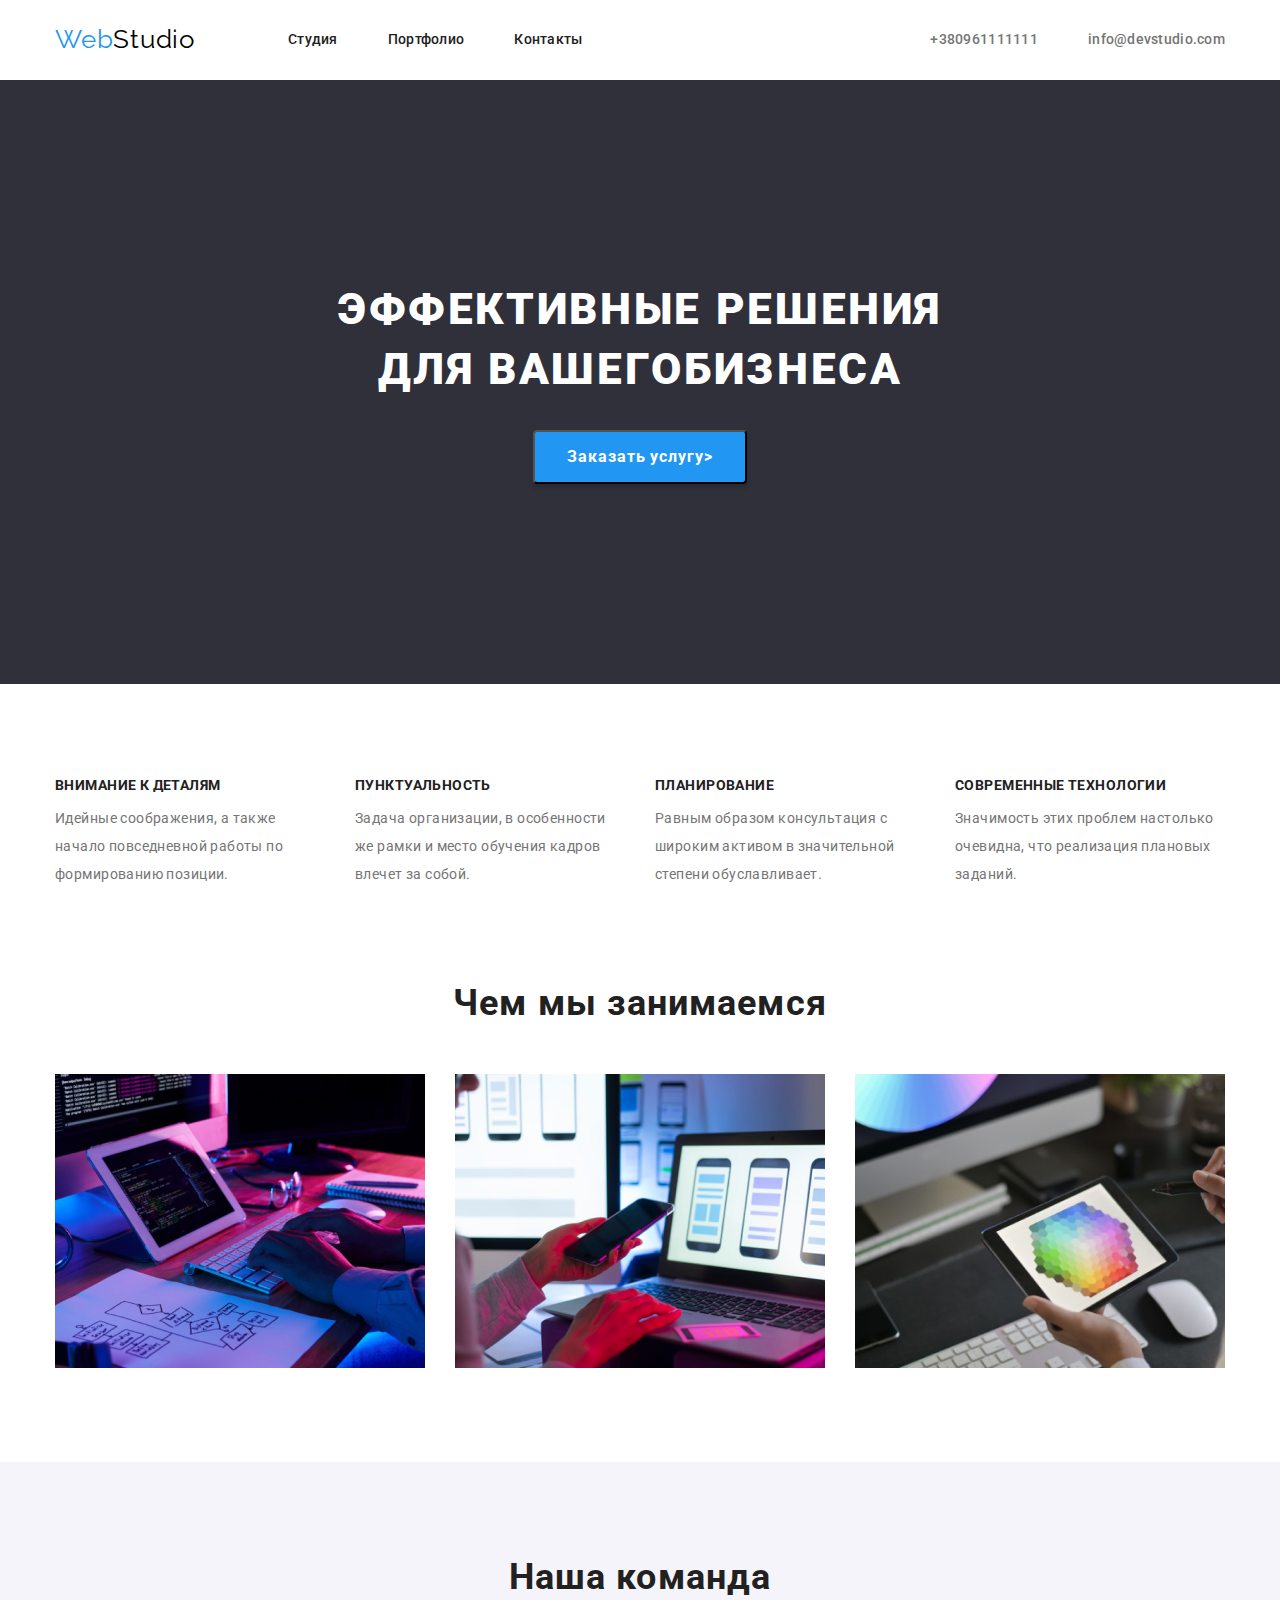
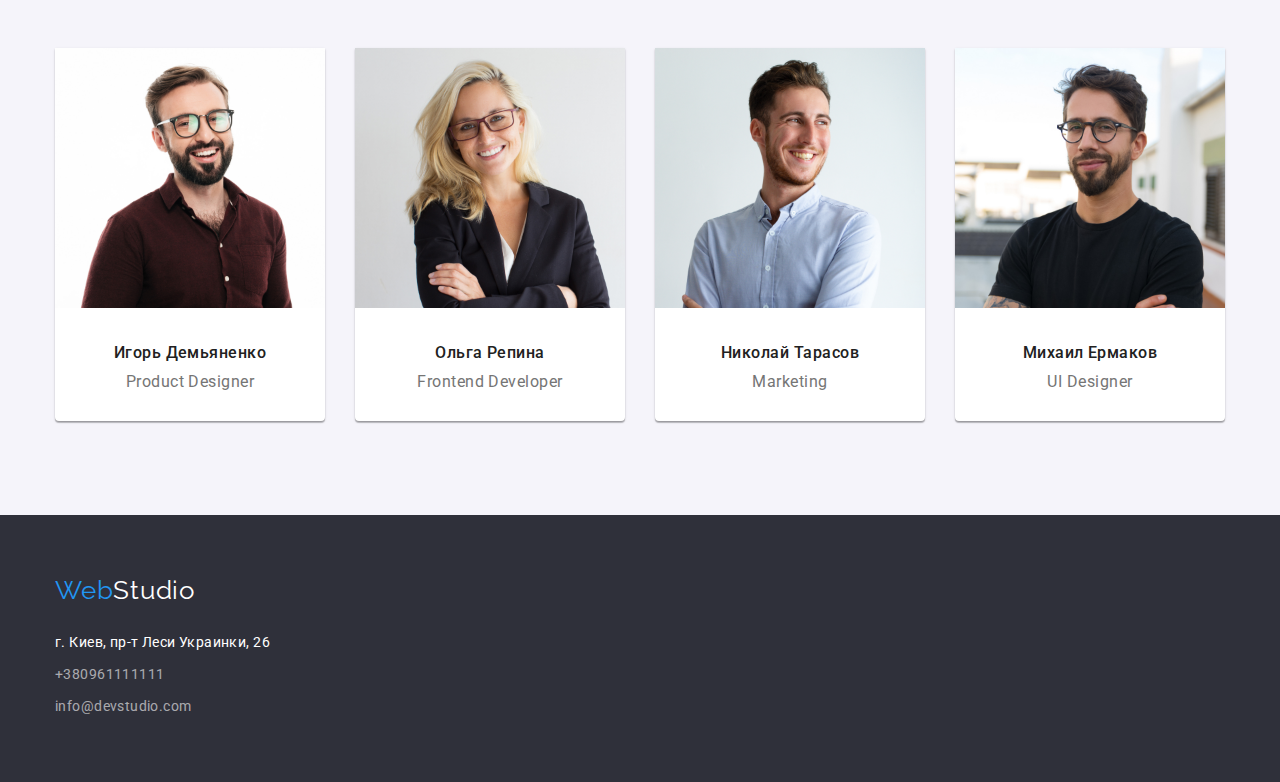
<file: index.html>
<!DOCTYPE html>
<html lang="en">

<head>
     <meta charset="UTF-8" />
     <meta name="viewport" content="width=device-width, initial-scale=1.0" />
     <title>My first hometask</title>
     <link href="https://fonts.googleapis.com/css2?family=Raleway:wght@700&family=Roboto:wght@400;500;700;900&display=swap"
          rel="stylesheet">
     <link rel="stylesheet" href="https://cdnjs.cloudflare.com/ajax/libs/modern-normalize/1.0.0/modern-normalize.min.css">
     <link rel="stylesheet" href="./css/styles.css">
     
</head>

<body>
     <header >
     <div class="container container-main-nav ">
          <nav class="main-nav">
               <a class="logoheder" href="./index.html"> <span class="weblogo">Web</span>Studio</a>
               <ul class="list-nav">
                    <li class="item">
                         <a class="excretion font-style" href="">Студия</a>
                    </li>
                    <li class="item">
                         <a class="excretion font-style" href="./portfolio.html">Портфолио</a>
                    </li>
                    <li class="item">
                         <a class="excretion font-style" href="">Контакты</a>
                    </li>
               </ul>
          </nav>
          <ul class="address-header">
               <li class="item-address"><a class="adress-excretion font-style" href="tel:+380961111111">+380961111111</a>
               </li>
               <li class="item-address"><a class="adress-excretion font-style"
                         href="mailto:info@devstudio.com">info@devstudio.com</a></li>
          </ul>
     </div>
     </header>
     <main>
          <section class="first-section">
               <div class="container">
                    <h1 class="font-text-one">ЭФФЕКТИВНЫЕ РЕШЕНИЯ ДЛЯ ВАШЕГОБИЗНЕСА</h1>
                    <button class="buttom font-style">Заказать услугу></button>
               </div>
          </section>
          <section class="list-tasks">
               <div class="container">
               <ul class="list-container">
                    <li class="list">
                         <h3 class="font-text-three">ВНИМАНИЕ К ДЕТАЛЯМ</h3>
                         <p class="paragraph">
                              Идейные соображения, а также начало повседневной работы по
                              формированию позиции.
                         </p>
                    </li>
                    <li class="list">
                         <h3 class="font-text-three">ПУНКТУАЛЬНОСТЬ</h3>
                         <p class="paragraph">
                              Задача организации, в особенности же рамки и место обучения кадров
                              влечет за собой.
                         </p>
                    </li>
                    <li class="list">
                         <h3 class="font-text-three">ПЛАНИРОВАНИЕ</h3>
                         <p class="paragraph">
                              Равным образом консультация с широким активом в значительной
                              степени обуславливает.
                         </p>
                    </li>
                    <li class="list">
                         <h3 class="font-text-three">СОВРЕМЕННЫЕ ТЕХНОЛОГИИ</h3>
                         <p class="paragraph">
                              Значимость этих проблем настолько очевидна, что реализация
                              плановых заданий.
                         </p>
                    </li>
               </ul>
               </div>
          </section>
          <section class="our-work">
               <div class="container">
                    <h2 class="font-text-two">Чем мы занимаемся</h2>
                    <ul class="main-container">
                         <li class="img"><img src="./img/img.png" alt="" width="370"></li>
                         <li class="img"><img src="./img/img2.png" alt="" width="370"></li>
                         <li class="img"><img src="./img/img3.png" alt="" width="370"></li>
                    </ul>
               </div>
          </section>          
          <section class="our-team" >
              <div class="container">
                    <h2 class="font-text-two">Наша команда</h2>
                    <ul class="main-container">
                         <li class="our-team-list">
                              <img src="./img/photo1.jpg" alt="" width="270" />
                              <h3 class="font-text-three-comand">Игорь Демьяненко</h3>
                              <p class="paragraph-comand">Product Designer</p>
                         </li>
                         <li class="our-team-list">
                              <img src="./img/photo2.jpg" alt="" width="270" />
                              <h3 class="font-text-three-comand">Ольга Репина</h3>
                              <p class="paragraph-comand">Frontend Developer</p>
                         </li>
                         <li class="our-team-list">
                              <img src="./img/ph.jpg" alt="" width="270" />
                              <h3 class="font-text-three-comand">Николай Тарасов</h3>
                              <p class="paragraph-comand">Marketing</p>
                         </li>
                         <li class="our-team-list">
                              <img src="./img/photo4.jpg" alt="" width="270" />
                              <h3 class="font-text-three-comand">Михаил Ермаков</h3>
                              <p class="paragraph-comand">UI Designer</p>
                         </li>
                    </ul>
              </div>
          </section>
     </main>
     <footer>
          <div class="container"> 
               <div>
                    <a class="logofooter" href="./index.html"> <span class="weblogo">Web</span>Studio</a>
               </div>
               <div>
                    <address class="address">
                         <ul class="footer-list">
                              <li class="adress-footerone">г. Киев, пр-т Леси Украинки,   26</li>
                              <li><a href="tel:+380961111111" class="adress-footer   font-style">+380961111111</a></li>
                              <li><a href="mailto:info@devstudio.com"      class="adress-footer font-style">info@devstudio.com</a></li>
                         </ul>
                    </address>
             </div>
          </div>
     </footer>
</body>
</html>
</file>
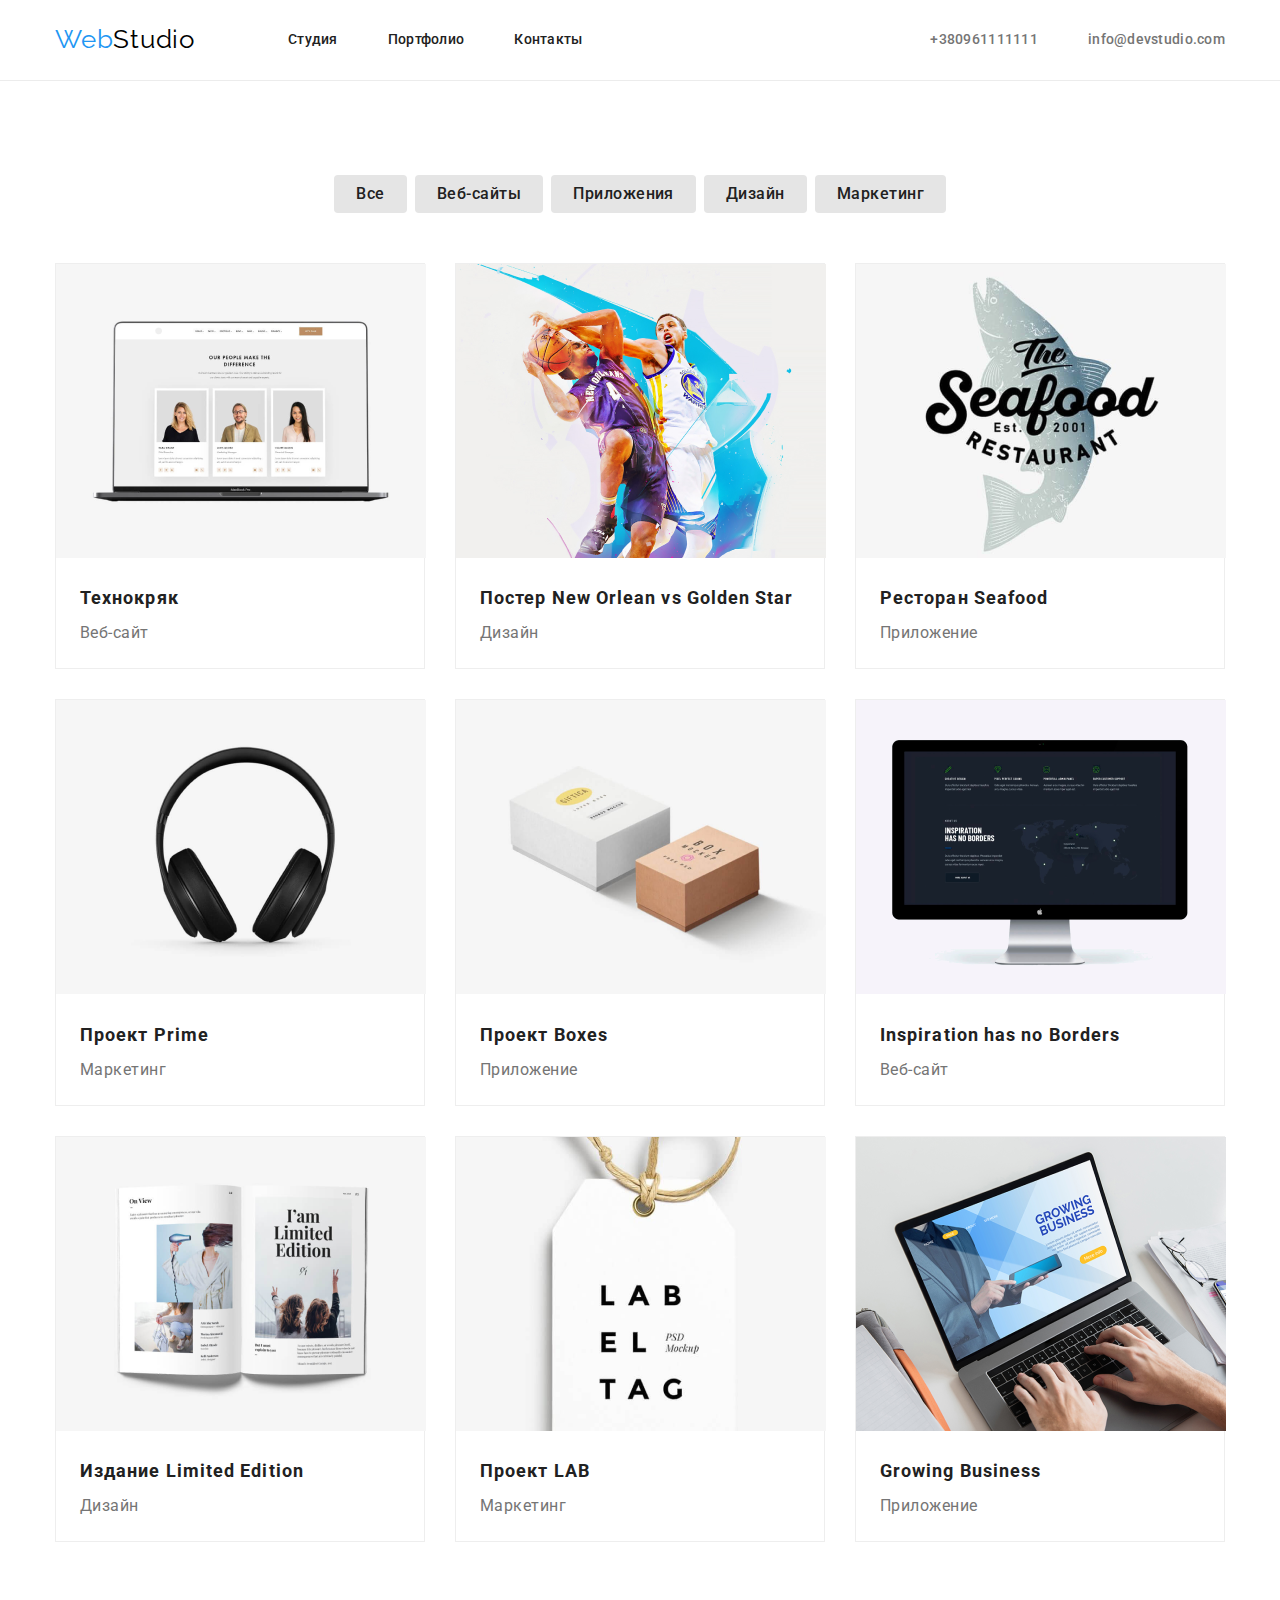
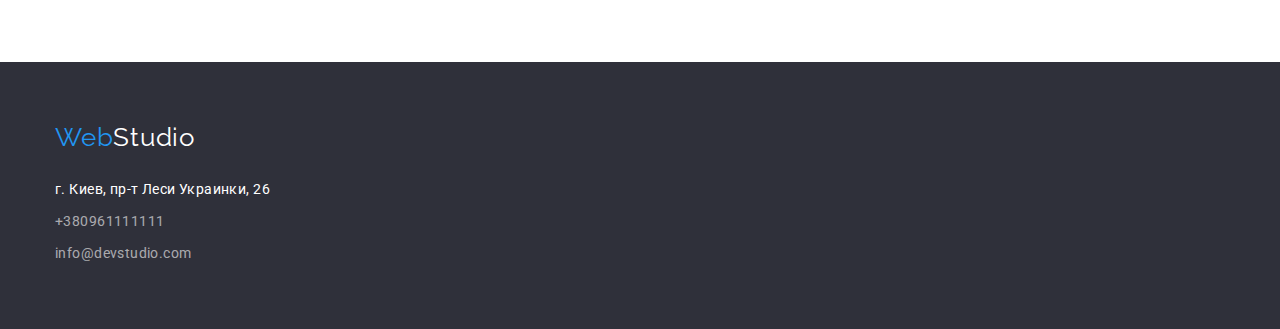
<file: portfolio.html>
<!DOCTYPE html>
<html lang="en">
<head>
     <meta charset="UTF-8">
     <meta name="viewport" content="width=device-width, initial-scale=1.0">
     <title>Portfolio</title>
     <link href="https://fonts.googleapis.com/css2?family=Raleway:wght@700&family=Roboto:wght@400;500;700;900&display=swap"
          rel="stylesheet">
     <link rel="stylesheet" href="https://cdnjs.cloudflare.com/ajax/libs/modern-normalize/1.0.0/modern-normalize.min.css">
         
     <link rel="stylesheet" href="./css/styles.css">
     
</head>
<body>
     <header>
          <div class="container container-main-nav ">
               <nav class="main-nav">
                    <a class="logoheder" href="./index.html"> <span class="weblogo">Web</span>Studio</a>
                    <ul class="list-nav">
                         <li class="item">
                              <a class="excretion font-style" href="">Студия</a>
                         </li>
                         <li class="item">
                              <a class="excretion font-style" href="./portfolio.html">Портфолио</a>
                         </li>
                         <li class="item">
                              <a class="excretion font-style" href="">Контакты</a>
                         </li>
                    </ul>
               </nav>
               <ul class="address-header">
                    <li class="item-address"><a class="adress-excretion font-style"
                              href="tel:+380961111111">+380961111111</a>
                    </li>
                    <li class="item-address"><a class="adress-excretion font-style"
                              href="mailto:info@devstudio.com">info@devstudio.com</a></li>
               </ul>
          </div>
     </header>
     <main>
     <section class="border">
          <div class="container">
               <ul class="portfolio-list-container">
                    <li class="buttom-container"> <a href="" class="buttomportfolio">Все</a></li>
                    <li class="buttom-container"> <a href="" class="buttomportfolio">Веб-сайты</a></li>
                    <li class="buttom-container"> <a href="" class="buttomportfolio">Приложения</a></li>
                    <li class="buttom-container"> <a href="" class="buttomportfolio">Дизайн</a></li>
                    <li class="buttom-container"> <a href="" class="buttomportfolio">Маркетинг</a> </li>
               </ul>
               <ul class="container-list-portfolio">
                    <li class="flex-list">
                          <a href="">
                              <img src="./imgportfolio/1.png" alt="" width="370" />
                              <h2 class="list-portfolio ">Технокряк</h2>
                              <p class=" list-portfolio-paragraph">Веб-сайт</p>
                         </a>
                    </li>
                    <li class="flex-list"> 
                         <a href="">
                              <img src="./imgportfolio/img2.png" alt="" width="370" />
                              <h2 class="list-portfolio">Постер New Orlean vs Golden Star</h2>
                              <p class="list-portfolio-paragraph">Дизайн</p>
                         </a>
                    </li>
                    <li class="flex-list"> 
                         <a href="">
                              <img src="./imgportfolio/img3.png" alt="" width="370" />
                              <h2 class="list-portfolio">Ресторан Seafood</h2>
                              <p class="list-portfolio-paragraph">Приложение</p>
                         </a>
                    </li>
                    <li class="flex-list"> 
                        <a href="">
                              <img src="./imgportfolio/img4.png" alt="" width="370" />
                              <h2 class="list-portfolio">Проект Prime</h2>
                              <p class="list-portfolio-paragraph">Маркетинг</p>
                        </a>
                    </li>
                    <li class="flex-list"> 
                         <a href="">
                              <img src="./imgportfolio/img5.png" alt="" width="370" />
                              <h2 class="list-portfolio">Проект Boxes</h2>
                              <p class="list-portfolio-paragraph">Приложение</p>
                         </a>
                    </li>
                    <li class="flex-list"> 
                        <a href="">
                              <img src="./imgportfolio/img6.png" alt="" width="370" />
                              <h2 class="list-portfolio">Inspiration has no Borders</h2>
                              <p class=" list-portfolio-paragraph">Веб-сайт</p>
                         </a>
                    </li>
                    <li class="flex-list"> 
                        <a href="">
                              <img src="./imgportfolio/img7.png" alt="" width="370" />
                              <h2 class="list-portfolio">Издание Limited Edition</h2>
                              <p class="list-portfolio-paragraph">Дизайн</p>
                        </a>
                    </li>
                    <li class="flex-list"> 
                         <a href="">
                              <img src="./imgportfolio/img8.png" alt="" width="370" />
                              <h2 class="list-portfolio">Проект LAB</h2>
                              <p class="list-portfolio-paragraph">Маркетинг</p>
                         </a>
                    </li>
                    <li class="flex-list">
                          <a href="">
                              <img src="./imgportfolio/img9.png" alt="" width="370" />
                              <h2 class="list-portfolio">Growing Business</h2>
                              <p class="list-portfolio-paragraph">Приложение</p>
                          </a>
                    </li>
               </ul>

          </div>
     </section>
     </main>
          <footer>
               <div class="container">
                    <div>
                         <a class="logofooter" href="./index.html"> <span class="weblogo">Web</span>Studio</a>
                    </div>
                    <div>
                         <address class="address">
                              <ul class="footer-list">
                                   <li class="adress-footerone">г. Киев, пр-т Леси Украинки, 26</li>
                                   <li><a href="tel:+380961111111" class="adress-footer   font-style">+380961111111</a></li>
                                   <li><a href="mailto:info@devstudio.com" class="adress-footer font-style">info@devstudio.com</a>
                                   </li>
                              </ul>
                         </address>
                    </div>
               </div>
          </footer>
</body>

</html>
</file>
<file: css/styles.css>
/* Подключение шрифтов*/
body {
  font-family: "Roboto", sans-serif;
}
/* Блоки */
.first-section {
  background-color: #2f303a;
  padding-top: 200px;
  padding-bottom: 200px;
  text-align: center;
}

.our-team {
  margin: 0px;
  padding-top: 94px;
  padding-bottom: 94px;
  background: #f5f4fa;
}
footer {
  background-color: #2f303a;
  padding-top: 60px;
  padding-bottom: 60px;
}

.main-container {
  display: flex;
  margin: 0px;
  padding-right: 0px;
  padding-left: 0px;
}
.our-work {
  margin-top: 0px;
  margin-bottom: 0px;
  padding-bottom: 90px;
}
.list-tasks {
  padding-bottom: 94px;
  padding-top: 94px;
  padding-left: 0px;
}
.border {
  border-top-width: 1px;
  border-top-style: solid;
  border-top-color: #ececec;
  padding-top: 94px;
  padding-bottom: 90px;
}

/* Контейнер */
.container {
  width: 1200px;
  margin-left: auto;
  margin-right: auto;
  margin-top: 0px;
  padding-left: 15px;
  padding-right: 15px;
}
.main-nav {
  display: flex;
  align-items: center;
}
.container-main-nav {
  display: flex;
}
.container-list-portfolio {
  display: flex;
  flex-wrap: wrap;
  padding-left: 0px;
  padding-right: 0px;
  padding-top: 0px;
  padding-bottom: 0px;
  margin: 0px;
}
.portfolio-list-container {
  display: flex;
  justify-content: center;
  margin: 0px;
  padding-bottom: 50px;
  padding-left: 0px;
}
.flex-list {
  border: 1px solid #eeeeee;

  width: 370px;
  margin-right: 30px;
  margin-bottom: 30px;
}
.flex-list:nth-child(3n) {
  margin-right: 0px;
}

/* Список */

ul {
  list-style-type: none;
}
.list-nav {
  margin-top: 0px;
  margin-right: 0px;
  margin-bottom: 0px;
  margin-left: 93px;
  display: flex;
  padding: 0px;
}
.list-nav .item:not(:last-child) {
  margin-right: 50px;
}
/* .list-nav.item:last-child {
  margin-right: 0px; */
.address-header {
  display: flex;
  margin-top: 0px;
  margin-right: 0px;
  margin-bottom: 0px;
  margin-left: auto;

  padding-top: 32px;
  padding-bottom: 32px;
}
.address-header .item-address:not(:last-child) {
  margin-right: 50px;
}
.buttom-container:not(:last-child) {
  margin-right: 8px;
}
.list-container {
  display: inline-block;
  display: flex;
  justify-content: space-between;
  margin-top: 0px;
  margin-left: 0px;
  margin-bottom: 0px;
  padding: 0px;
}
.list {
  width: 270px;
}
.img {
  width: 370px;
}
.img:not(:last-child) {
  margin-right: 30px;
}
.our-team-list {
  width: 270px;
  background: #ffffff;
  box-shadow: 0px 1px 3px rgba(0, 0, 0, 0.12), 0px 1px 1px rgba(0, 0, 0, 0.14),
    0px 2px 1px rgba(0, 0, 0, 0.2);
  border-radius: 0px 0px 4px 4px;
}
.our-team-list:not(:last-child) {
  margin-right: 30px;
}

.portfolio-list-container {
  display: flex;
  margin: 0px;
  padding-bottom: 50px;
}
/* Цвет текста*/
p {
  color: #757575;
  font-weight: 400;
}
h1,
h2,
h3 {
  color: #212121;
}
a {
  text-decoration: none;
}
/* Цвета и функционал ссылок*/
.excretion {
  display: block;
  padding-top: 32px;
  padding-bottom: 32px;

  color: #212121;
  font-weight: 500;
  font-size: 14px;
  line-height: 1.14;
  letter-spacing: 0.02em;
}
.excretion:hover,
.excretion:focus {
  color: #2196f3;
}
.adress-excretion {
  display: block;

  color: #757575;
  font-weight: 500;
  font-size: 14px;
  line-height: 1.14;
  letter-spacing: 0.02em;
}
.adress-excretion:hover,
.adress-excretion:focus {
  color: #2196f3;
}

.adress-footerone {
  display: inline-block;
  color: #ffffff;
  font-weight: normal;
  font-size: 14px;
  line-height: 2;
  letter-spacing: 0.03em;
}
.adress-footerone:hover,
.adress-footerone:focus {
  color: #2196f3;
}
.adress-footer {
  color: rgb(255, 255, 255, 60%);
  font-weight: normal;
  font-size: 14px;
  line-height: 2;
  letter-spacing: 0.03em;
}
.adress-footer:hover,
.adress-footer:focus {
  color: #2196f3;
}
/*Кнопка*/
.buttom {
  display: block;
  margin: auto;
  padding: 10px 32px;
  min-width: 136px;
  border-radius: 4px;
  box-shadow: 0px 4px 4px rgba(0, 0, 0, 0.15);

  color: #ffffff;
  background-color: #2196f3;
  font-weight: bold;
  font-size: 16px;
  line-height: 1.88;
  letter-spacing: 0.06em;
}
.buttom:hover,
.buttom:focus {
  color: #2196f3;
  background-color: #ffffff;
}

.buttomportfolio {
  display: block;
  border-radius: 4px;
  padding: 6px 22px;
  min-width: 73px;
  text-align: center;

  color: #212121;
  background-color: #e5e5e5;
  font-weight: 500;
  font-size: 16px;
  line-height: 1.62;
  letter-spacing: 0.03em;
}
.buttomportfolio:hover,
.buttomportfolio:focus {
  color: #ffffff;
  background-color: #2196f3;
}

/* Логотип */
.logoheder {
  color: #000000;
  font-family: "Raleway", sans-serif;
  font-size: 26px;
  line-height: 1.19;
  letter-spacing: 0.03em;
  padding-top: 24px;
  padding-bottom: 25px;
}
.weblogo {
  color: #2196f3;
}
.logofooter {
  display: inline-block;
  padding-bottom: 20px;

  color: #ffffff;
  font-family: "Raleway", sans-serif;
  font-size: 26px;
  line-height: 1.19;
  letter-spacing: 0.03em;
}

.addressfont {
  padding-top: 0;
  font-style: normal;
}
.footer-list {
  margin-top: 0px;
  margin-bottom: 0px;
  padding-top: 0px;
  padding-left: 0px;

  line-height: 2;
}
a.font-style {
  font-family: "Roboto", sans-serif;
}
/* текст */
.font-text-one {
  display: inline-block;
  margin-top: 0px;
  margin-bottom: 0px;
  width: 696px;

  padding-bottom: 30px;

  font-weight: 900;
  font-size: 44px;
  line-height: 1.36;
  letter-spacing: 0.06em;
  color: #ffffff;
}
.font-text-three {
  margin-top: 0px;
  margin-bottom: 10px;

  font-weight: 700;
  font-size: 14px;
  line-height: 1.14;
  letter-spacing: 0.03em;
}
.paragraph {
  margin-top: 0px;
  margin-bottom: 0px;

  font-weight: 400;
  font-size: 14px;
  line-height: 2;
  letter-spacing: 0.03em;
}

.font-text-two {
  margin-top: 0px;
  margin-bottom: 0px;
  padding-bottom: 50px;
  text-align: center;
  font-weight: 700;
  font-size: 36px;
  line-height: 1.17;
  letter-spacing: 0.03em;
}
.font-text-three-comand {
  margin-top: 0px;
  margin-bottom: 0px;
  padding-bottom: 10px;
  padding-top: 30px;
  text-align: center;

  font-weight: 500;
  font-size: 16px;
  line-height: 1.19;
  letter-spacing: 0.03em;
}
.paragraph-comand {
  margin-top: 0px;
  margin-bottom: 0px;
  padding-bottom: 30px;
  text-align: center;

  font-weight: 400;
  font-size: 16px;
  line-height: 1.19;
  letter-spacing: 0.03em;
}

.list-portfolio {
  margin-top: 0px;
  margin-bottom: 0px;
  padding-top: 20px;
  padding-bottom: 4px;
  padding-left: 24px;

  font-weight: 700;
  font-size: 18px;
  line-height: 1.78;
  letter-spacing: 0.06em;
}
.list-portfolio-paragraph {
  margin-top: 0px;
  margin-bottom: 0px;
  padding-top: 0px;
  padding-bottom: 20px;
  padding-left: 24px;

  font-weight: 400;
  font-size: 16px;
  line-height: 1.88;
  letter-spacing: 0.03em;
}
.address {
  font-style: normal;

  padding-top: 0px;
}
</file>
